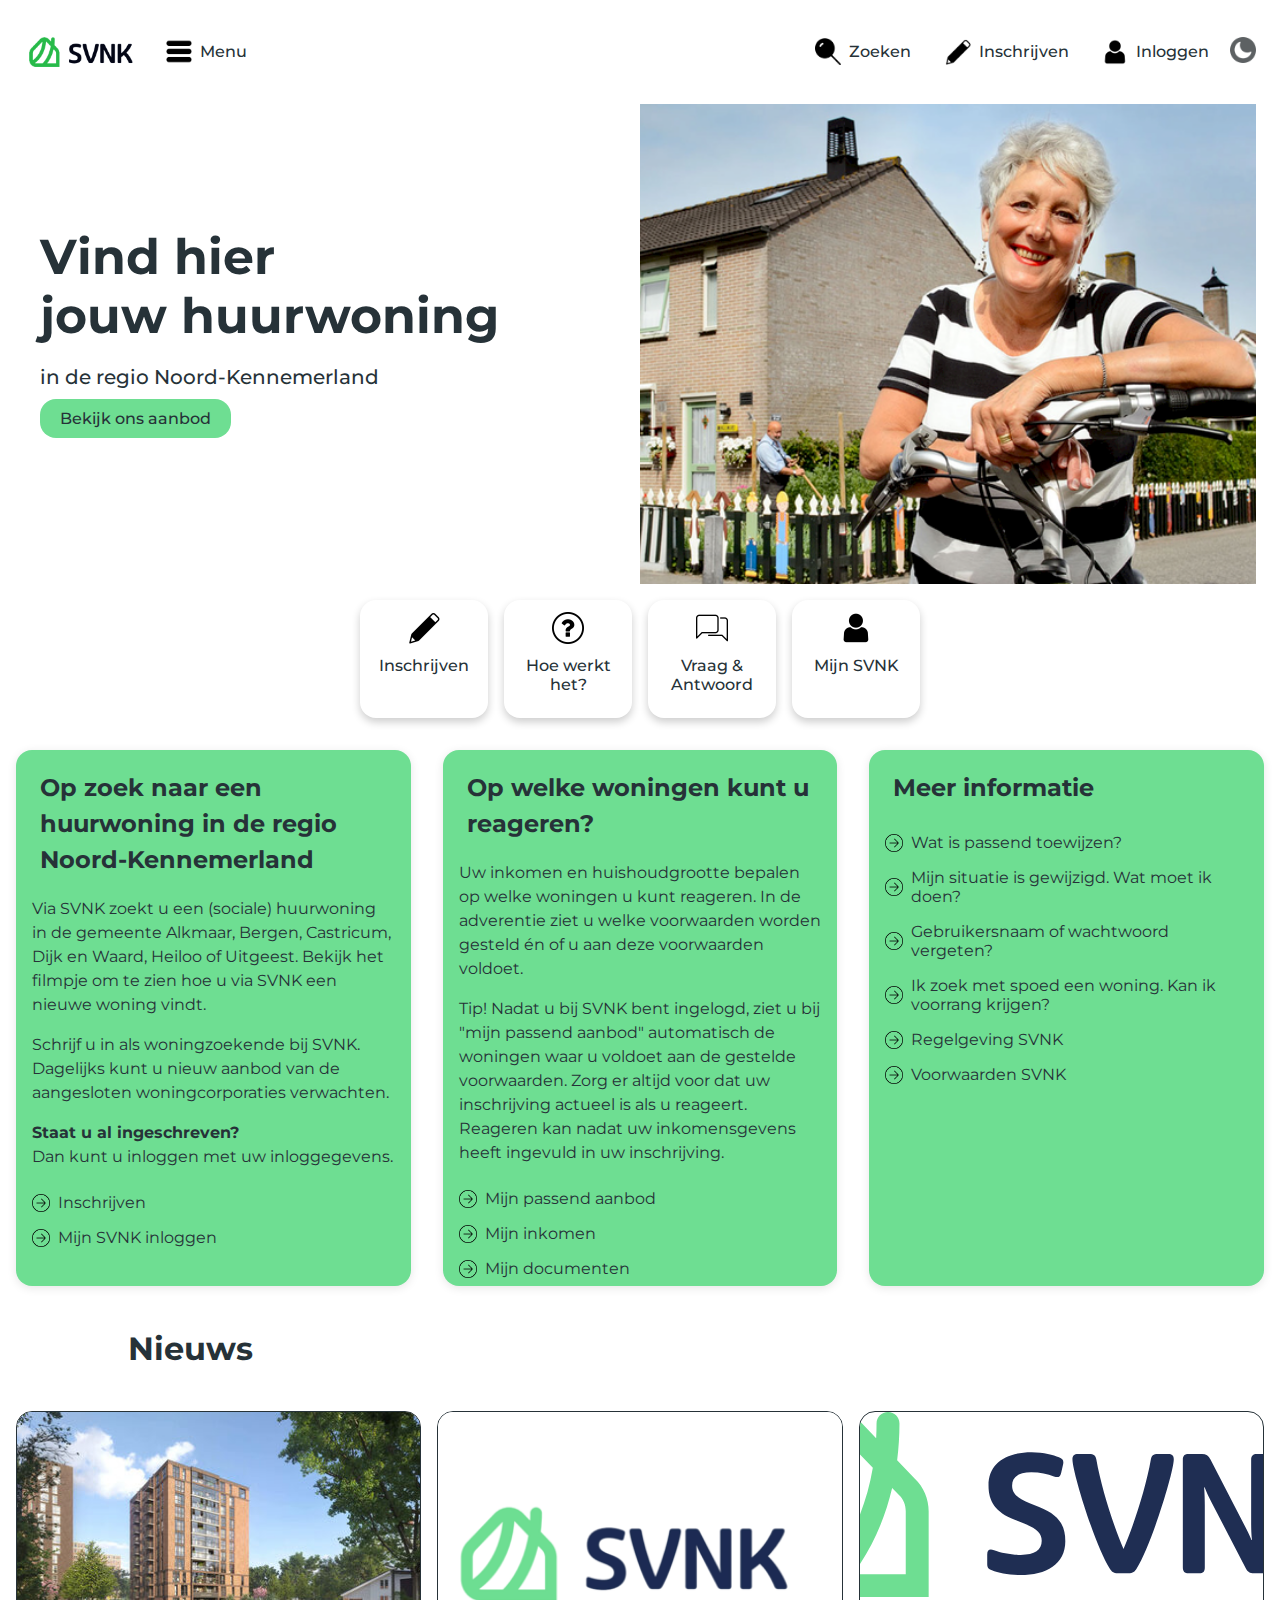
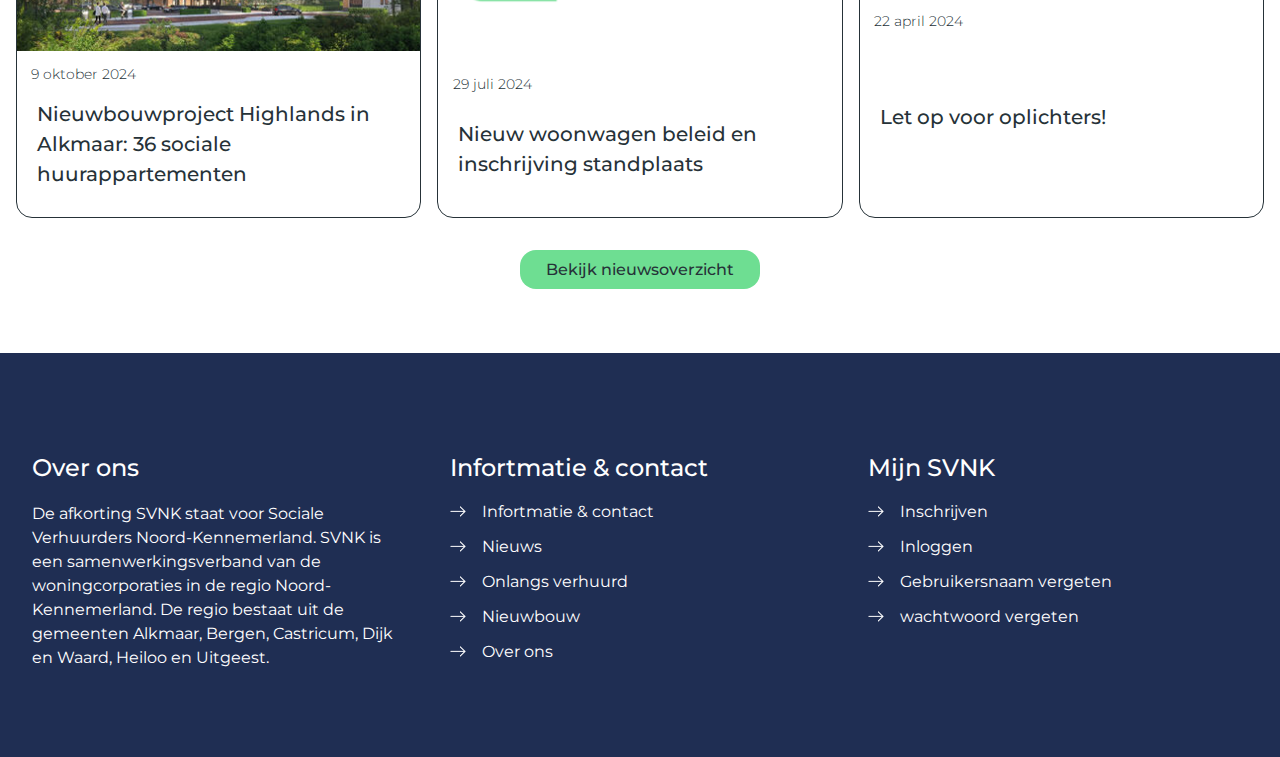
<file: index.html>
<!DOCTYPE html>
<html lang="nl">
<head>
    <meta charset="UTF-8">
    <meta name="author" content="Tess Kollof">
    <meta name="viewport" content="width=device-width, initial-scale=1.0">

    <title>Home</title>

    <link rel="stylesheet" href="styles/style.css">
    <link rel="icon" type="image/png" href="readme-images/icon16.png">
</head>

<body>
    <header>
        <nav>
            <ul>
                <li><a href="index.html"><img src="readme-images/logo_svnk.png" alt="logo van SVNK"></a></li>
                <li><a href="" id="menu-btn" ><img src="readme-images/menu-burger.png" alt="menu knop"><span>Menu</span></a></li>
                <li><a href=""><img src="readme-images/zoeken.png" alt="zoek knop"><span>Zoeken</span></a></li>
                <li><a href=""><img src="readme-images/pencil.png" alt="inschrijven knop van een potlood"><span>Inschrijven</span></a></li>
                <li><a href=""><img src="readme-images/inloggen.png" alt="inlog knop"><span>Inloggen</span></a></li>
                <li><img src="readme-images/darkmode.png" id="darkmode" alt="switch naar darkmode of lightmode"></li>
            </ul>
        </nav>

        <nav id="hamburger-menu">
            <ul>
              <li>Aanbod</li>
              <li>Vraag & Antwoord</li>
              <li>Over ons</li>
              <li>Contact</li>
            </ul>
        </nav>
    </header>   

    <main>
        <section> <!--1-->
            <div>
                <h1>Vind hier <br> jouw huurwoning</h1>
                <p>in de regio Noord-Kennemerland</p>
                <a href="aanbod.html">Bekijk ons aanbod</a>
            </div>
                <img src="readme-images/foto_home.png" alt="Foto van een vrouw die op een fiets leunt met woningen op de achtergrond">
        </section>  

        <section> <!--2-->
            <h2>navigatie knoppen</h2>
            <ol>
                <li><a href=""><img src="readme-images/pencil.png" alt="illustratie van een potlood"><span>Inschrijven</span></a></li>
                <li><a href=""><img src="readme-images/question.png" alt="illustratie van een vraagteken"><span>Hoe werkt het?</span></a></li>
                <li><a href=""><img src="readme-images/vraag.png" alt="illustratie van twee tekstwolkjes"><span>Vraag & Antwoord</span></a></li>
                <li><a href="overzicht.html"><img src="readme-images/inloggen.png" alt="illustratie van een persoon zijn hoofd en bovenlichaam"><span>Mijn SVNK</span></a></li>
            </ol>
        </section>

        <section> <!--3-->
            <h2 class="hidetext">Informatie over huurwoningen</h2> 
                <section>
                    <h2>Op zoek naar een huurwoning in de regio Noord-Kennemerland</h2>
                    <p>
                        Via SVNK zoekt u een (sociale) huurwoning in de gemeente Alkmaar, Bergen, Castricum, Dijk en Waard, Heiloo of Uitgeest. Bekijk het filmpje om te zien hoe u via SVNK een nieuwe woning vindt.
                    </p>
                    <p>
        Schrijf u in als woningzoekende bij SVNK. Dagelijks kunt u nieuw aanbod van de aangesloten woningcorporaties verwachten. 
                    </p>
                    <p>
        Staat u al ingeschreven? 
                    </p>
                    <p>
        Dan kunt u inloggen met uw inloggegevens.
                    </p>
                    <a href=""><img src="readme-images/arrow.png" alt="pijltje die naar rechts wijst">Inschrijven</a>
                    <a href=""><img src="readme-images/arrow.png" alt="pijltje die naar rechts wijst">Mijn SVNK inloggen</a>
                </section>

                <section>
                    <h2>Op welke woningen kunt u reageren?</h2>
                    <p>
                        Uw inkomen en huishoudgrootte bepalen op welke woningen u kunt reageren. In de adverentie ziet u welke voorwaarden worden gesteld én of u aan deze voorwaarden voldoet.
                    </p>
                    <p>
        Tip! Nadat u bij SVNK bent ingelogd, ziet u bij "mijn passend aanbod" automatisch de woningen waar u voldoet aan de gestelde voorwaarden. Zorg er altijd voor dat uw inschrijving actueel is als u reageert. Reageren kan nadat uw inkomensgevens heeft ingevuld in uw inschrijving.
                    </p>
                    <a href=""><img src="readme-images/arrow.png" alt="pijltje die naar rechts wijst">Mijn passend aanbod</a>
                    <a href=""><img src="readme-images/arrow.png" alt="pijltje die naar rechts wijst">Mijn inkomen</a>
                    <a href=""><img src="readme-images/arrow.png" alt="pijltje die naar rechts wijst">Mijn documenten</a>
                </section>

                <section>
                    <h2>Meer informatie</h2>
                    <a href=""><img src="readme-images/arrow.png" alt="pijltje die naar rechts wijst">Wat is passend toewijzen?</a>
                    <a href=""><img src="readme-images/arrow.png" alt="pijltje die naar rechts wijst">Mijn situatie is gewijzigd. Wat moet ik doen?</a>
                    <a href=""><img src="readme-images/arrow.png" alt="pijltje die naar rechts wijst">Gebruikersnaam of wachtwoord vergeten?</a>
                    <a href=""><img src="readme-images/arrow.png" alt="pijltje die naar rechts wijst">Ik zoek met spoed een woning. Kan ik voorrang krijgen?</a>
                    <a href=""><img src="readme-images/arrow.png" alt="pijltje die naar rechts wijst">Regelgeving SVNK</a>
                    <a href=""><img src="readme-images/arrow.png" alt="pijltje die naar rechts wijst">Voorwaarden SVNK</a>
                </section>
        </section>

        <!--4-->
        <section>
           <h2>Nieuws</h2>
                <ol>
                    <li>
                        <h2>Nieuwbouwproject Highlands in Alkmaar: 36 sociale huurappartementen</h2>
                        <p><time datetime="2024-09-10">9 oktober 2024</time></p> 
                        <div>
                            <img src="readme-images/gebouw.jpg" alt="">
                        </div>
                    </li>
                
                    <li>
                        <h2>Nieuw woonwagen beleid en inschrijving standplaats</h2>
                        <p><time datetime="2024-07-29">29 juli 2024</time></p> 
                        <div>
                            <img src="readme-images/logo_groot.png" alt="">
                        </div>
                    </li>
                
                    <li>
                        <h2>Let op voor oplichters!</h2>
                        <p><time datetime="2024-04-22">22 april 2024</time></p> 
                        <div>
                            <img src="readme-images/logo_middel.svg" alt="">
                        </div>
                    </li>
                </ol>
                
                <a href="">Bekijk nieuwsoverzicht</a>
        </section>
    </main> 

    <footer>
        <section>
            <h2>Over ons</h2>
            <p>De afkorting SVNK staat voor Sociale Verhuurders Noord-Kennemerland. SVNK is een samenwerkingsverband van de woningcorporaties in de regio Noord-Kennemerland. De regio bestaat uit de gemeenten Alkmaar, Bergen, Castricum, Dijk en Waard, Heiloo en Uitgeest.</p>
        </section>

        <section>
            <h2>Infortmatie & contact</h2>
            <a href=""><img src="readme-images/witpijl.png" alt="pijltje die naar rechts wijst">Infortmatie & contact</a>
            <a href=""><img src="readme-images/witpijl.png" alt="pijltje die naar rechts wijst">Nieuws</a>
            <a href=""><img src="readme-images/witpijl.png" alt="pijltje die naar rechts wijst">Onlangs verhuurd</a>
            <a href=""><img src="readme-images/witpijl.png" alt="pijltje die naar rechts wijst">Nieuwbouw</a>
            <a href=""><img src="readme-images/witpijl.png" alt="pijltje die naar rechts wijst">Over ons</a>
        </section>

        <section>
            <h2>Mijn SVNK</h2>
            <a href=""><img src="readme-images/witpijl.png" alt="pijltje die naar rechts wijst">Inschrijven</a>
            <a href=""><img src="readme-images/witpijl.png" alt="pijltje die naar rechts wijst">Inloggen</a>
            <a href=""><img src="readme-images/witpijl.png" alt="pijltje die naar rechts wijst">Gebruikersnaam vergeten</a>
            <a href=""><img src="readme-images/witpijl.png" alt="pijltje die naar rechts wijst">wachtwoord vergeten</a>
        </section>
    </footer>

    <script src="scripts/script.js"></script> 
</body>
</html>
</file>
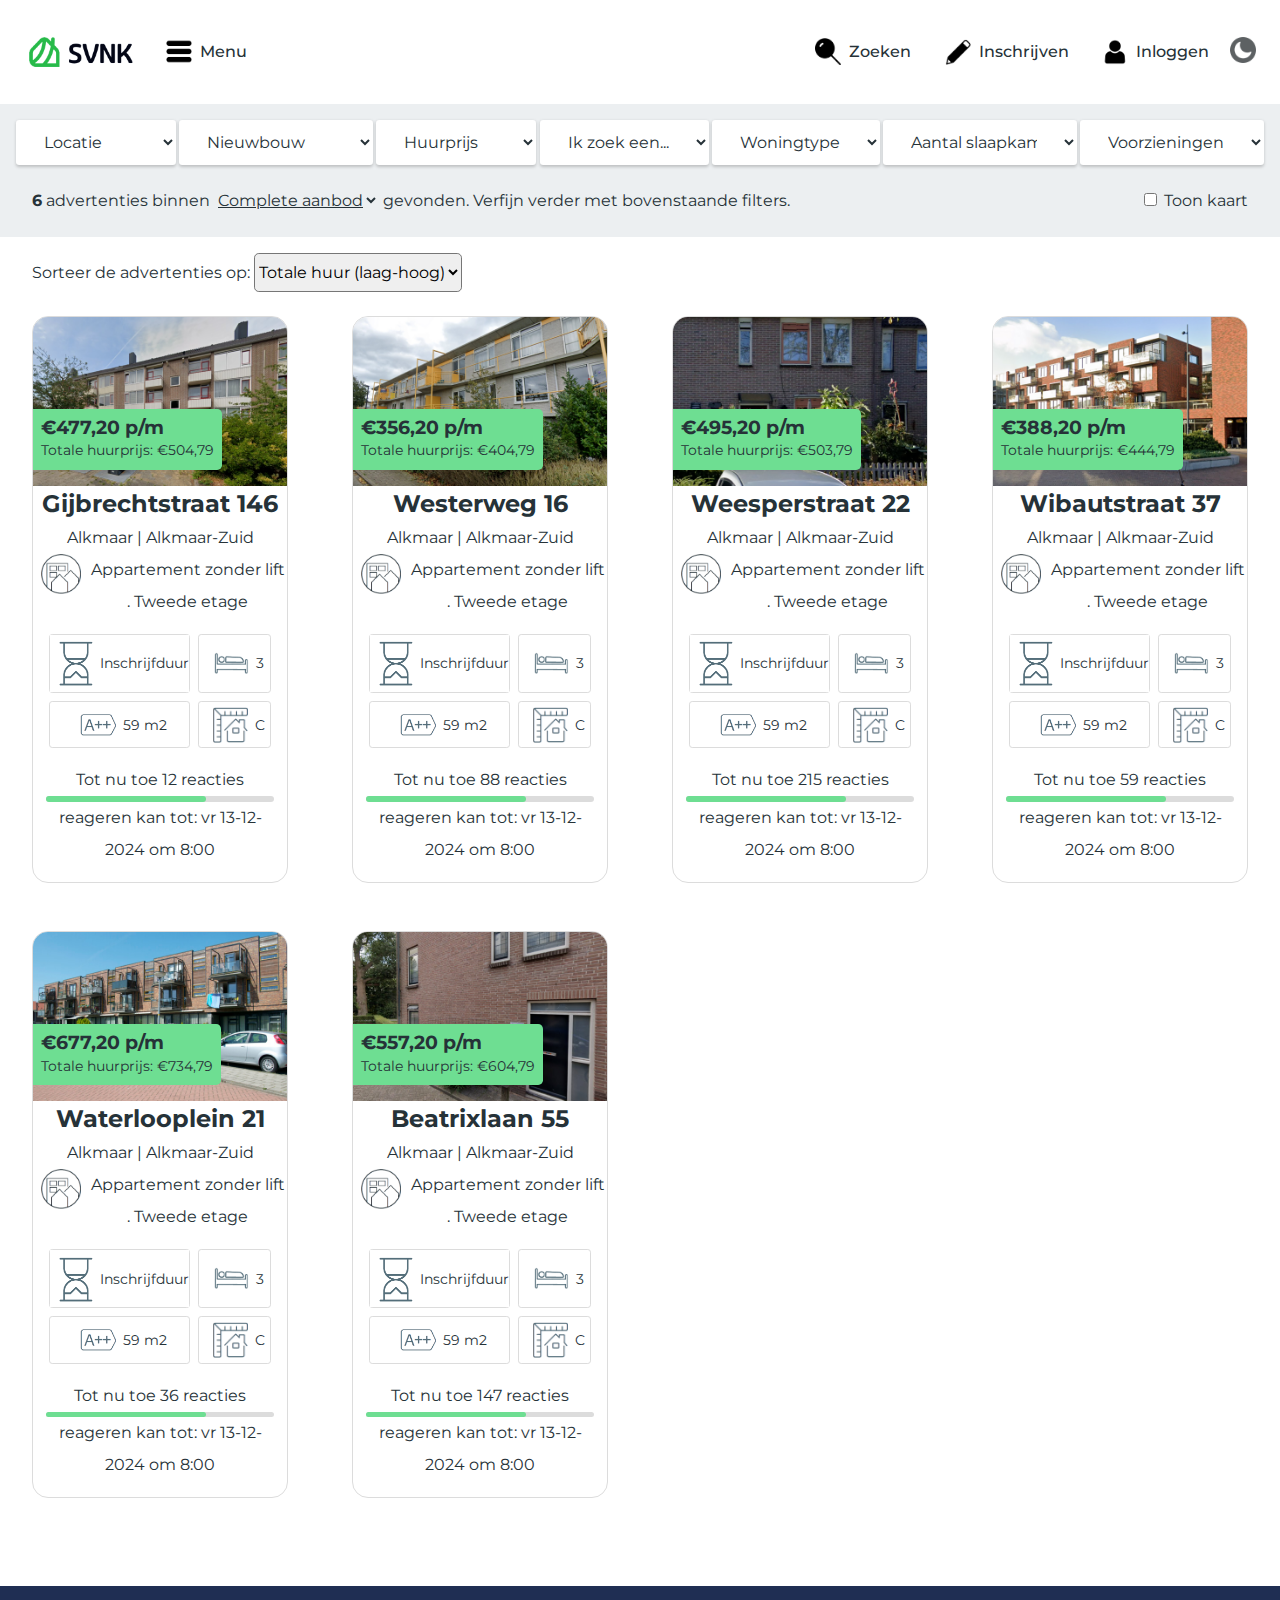
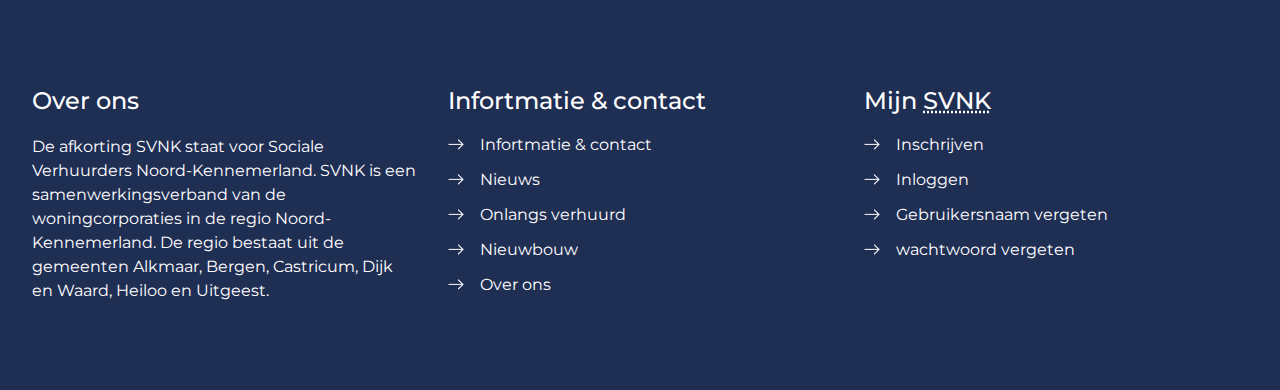
<file: aanbod.html>
<!DOCTYPE html>
<html lang="nl">
<head>
    <meta charset="UTF-8">
    <meta name="author" content="Tess Kollof">
    <meta name="viewport" content="width=device-width, initial-scale=1.0">

    <title>SVNK</title>

    <link rel="stylesheet" href="styles/aanbod.css">
    <link rel="icon" type="image/png" href="readme-images/icon16.png">
</head>

<body>
    <header>
        <nav>
            <ul>
                <li><a href="index.html"><img src="readme-images/logo_svnk.png" alt="logo van SVNK"></a></li>
                <li><a href="" id="menu-btn"><img src="readme-images/menu-burger.png" alt="menu knop"><span>Menu</span></a></li>
                <li><a href=""><img src="readme-images/zoeken.png" alt="zoek knop"><span>Zoeken</span></a></li>
                <li><a href=""><img src="readme-images/pencil.png" alt="inschrijven knop van een potlood"><span>Inschrijven</span></a></li>
                <li><a href=""><img src="readme-images/inloggen.png" alt="inlog knop"><span>Inloggen</span></a></li>
                <li><img src="readme-images/darkmode.png" id="darkmode" alt="switch naar darkmode of lightmode"></li>
            </ul>
        </nav>

        <nav id="hamburger-menu">
            <ul>
              <li>Aanbod</li>
              <li>Vraag & Antwoord</li>
              <li>Over ons</li>
              <li>Contact</li>
            </ul>
        </nav>
    </header>    

    <main>
        <section> <!--1-->
            <section> <!--deel 1-->
                <h2 class="hidetext">Filteropties huurwoningen</h2>
                <form>
                    <label for="locatie-select">
                        <span class="hidetext">Kies een locatie</span>
                        <select name="locatie" id="locatie-select">
                            <option value="">Locatie</option>
                            <option value="decoratie">Locatie</option>
                        </select>
                    </label>
            
                    <label for="nieuwbouw-select">
                        <span class="hidetext">Keuze tussen nieuwbouw en bestaande bouw</span>
                        <select name="Nieuwbouw" id="nieuwbouw-select">
                            <option value="">Nieuwbouw</option>
                            <option value="decoratie">Bestaande bouw</option>
                        </select>
                    </label>
                
                    <label for="huurprijs-select">
                        <span class="hidetext">In welke huurprijsklasse ben je op zoek?</span>
                        <select name="Huurprijs" id="huurprijs-select">
                            <option value="">Huurprijs</option>
                            <option value="decoratie">decoratie</option>
                        </select>
                    </label>

                    <label for="ikzoekeen-select">
                        <span class="hidetext">Keuze tussen een nultredenwoning of een reguliere woning</span>
                        <select name="Ik zoek een" id="ikzoekeen-select">
                            <option value="">Ik zoek een...</option>
                            <option value="decoratie">decoratie</option>
                        </select>
                    </label>
                
                    <label for="woningtype-select">
                        <span class="hidetext">In wat voor soort woning zou je willen wonen?</span>
                        <select name="woningtype" id="woningtype-select">
                            <option value="">Woningtype</option>
                            <option value="decoratie">decoratie</option>
                        </select>
                    </label>
                
                    <label for="Aantalslaapkamers-select">
                        <span class="hidetext">Hoeveel slaapkamers moet de woning hebben?</span>
                        <select name="Aantalslaapkamers" id="Aantalslaapkamers-select">
                            <option value="">Aantal slaapkamers</option>
                            <option value="decoratie">decoratie</option>
                        </select>
                    </label>

                    <label for="Voorzieningen-select">
                        <span class="hidetext">Keuze tussen voorzieningen</span>
                        <select name="Voorzieningen" id="Voorzieningen-select">
                            <option value="">Voorzieningen</option>
                            <option value="decoratie">decoratie</option>
                        </select>
                    </label>               
                </form>
            </section>

            <section> <!--deel 2-->
                <h2 class="hidetext">Keuzes tussen aanbod en keuze tussen kaart tonen</h2>
                <p>
                    <span>6</span> 
                    advertenties binnen
                    <label for="aanbod-select">
                        <span class="hidetext">Keuze tussen het complete aanbod en het passende aanbod</span>
                        <select name="aanbod" id="aanbod-select">
                            <option value="">Complete aanbod</option>
                            <option value="decoratie">Passende aanbod</option>
                        </select>
                    </label>         
                    gevonden. Verfijn verder met bovenstaande filters.
                </p>
                <form action="Toonkaart">
                    <input type="checkbox" name="Toonkaart" id="kaart">
                    <label for="kaart">Toon kaart</label>
                </form>
            </section>
        </section> 

        <section> <!--2-->
            <p>Sorteer de advertenties op:
                <label for="huur-select">
                    <span class="hidetext">Advertenties sorteren op basis van huurprijs</span>
                    <select name="huur" id="huur-select">
                        <option value="">Totale huur (laag-hoog)</option>
                        <option value="decoratie">Totale huur (hoog-laag)</option>
                    </select>
                </label>
            </p>
        </section>

        <section> <!--3-->
            <ul>
                <li>
                    <h2>Gijbrechtstraat 146</h2>
                    <p>Alkmaar | Alkmaar-Zuid</p>
                    <p><img src="readme-images/huislogo.png" alt="">Appartement zonder lift . Tweede etage</p>
                    <img src="readme-images/huis1.582f388" alt="afbeelding van het the huren appartement">
                        <div> 
                            <p><strong>€477,20 p/m</strong></p>
                            <p>Totale huurprijs: €504,79</p>
                        </div>
                    <menu>  
                        <li><button><img src="readme-images/zandloper.png"  alt="">Inschrijfduur</button></li>
                        <li><button><img src="readme-images/bed.png"  alt="">3</button></li>
                        <li><button><img src="readme-images/energie.png"  alt="">59 m2</button></li>
                        <li><button><img src="readme-images/huisgrootte.png"  alt="">C</button></li>
                    </menu> 
                        <p>Tot nu toe 12 reacties</p>
                        <label for="file"></label>
                            <progress id="file" max="100" value="70">70%</progress> 
                        <p>reageren kan tot: vr 
                            <time datetime="2024-12-13">13-12-2024</time> om 
                            <time datetime="08:00"></time> 8:00
                        </p>
                </li>

                <li>
                    <h2>Westerweg 16</h2>
                    <p>Alkmaar | Alkmaar-Zuid</p>
                    <p><img src="readme-images/huislogo.png"  alt="">Appartement zonder lift . Tweede etage</p>
                    <img src="readme-images/huis2.582f388" alt="afbeelding van het the huren appartement">
                        <div> 
                            <p><strong>€356,20 p/m</strong></p>
                            <p>Totale huurprijs: €404,79</p>
                        </div>
                    <menu>  
                        <li><button><img src="readme-images/zandloper.png"  alt="">Inschrijfduur</button></li>
                        <li><button><img src="readme-images/bed.png"  alt="">3</button></li>
                        <li><button><img src="readme-images/energie.png"  alt="">59 m2</button></li>
                        <li><button><img src="readme-images/huisgrootte.png"  alt="">C</button></li>
                    </menu> 
                        <p>Tot nu toe 88 reacties</p>
                        <label></label>
                            <progress max="100" value="70">70%</progress> 
                        <p>reageren kan tot: vr 
                            <time datetime="2024-12-13">13-12-2024</time> om 
                            <time datetime="08:00"></time> 8:00
                        </p>
                </li>

                <li>
                    <h2>Weesperstraat 22</h2>
                    <p>Alkmaar | Alkmaar-Zuid</p>
                    <p><img src="readme-images/huislogo.png"  alt="">Appartement zonder lift . Tweede etage</p>
                    <img src="readme-images/huis3.582f388" alt="afbeelding van het the huren appartement">
                        <div> 
                            <p><strong>€495,20 p/m</strong></p>
                            <p>Totale huurprijs: €503,79</p>
                        </div>
                    <menu>  
                        <li><button><img src="readme-images/zandloper.png"  alt="">Inschrijfduur</button></li>
                        <li><button><img src="readme-images/bed.png"  alt="">3</button></li>
                        <li><button><img src="readme-images/energie.png"  alt="">59 m2</button></li>
                        <li><button><img src="readme-images/huisgrootte.png"  alt="">C</button></li>
                    </menu> 
                        <p>Tot nu toe 215 reacties</p>
                        <label></label>
                            <progress max="100" value="70">70%</progress> 
                        <p>reageren kan tot: vr 
                            <time datetime="2024-12-13">13-12-2024</time> om 
                            <time datetime="08:00"></time> 8:00
                        </p>
                     <!-- source: https://developer.mozilla.org/en-US/docs/Web/HTML/Element/progress -->
                </li>

                <li>
                    <h2>Wibautstraat 37</h2>
                    <p>Alkmaar | Alkmaar-Zuid</p>
                    <p><img src="readme-images/huislogo.png"  alt="">Appartement zonder lift . Tweede etage</p>
                    <img src="readme-images/huis4.582f388" alt="afbeelding van het the huren appartement">
                        <div> 
                            <p><strong>€388,20 p/m</strong></p>
                            <p>Totale huurprijs: €444,79</p>
                        </div>
                    <menu>  
                        <li><button><img src="readme-images/zandloper.png"  alt="">Inschrijfduur</button></li>
                        <li><button><img src="readme-images/bed.png"  alt="">3</button></li>
                        <li><button><img src="readme-images/energie.png"  alt="">59 m2</button></li>
                        <li><button><img src="readme-images/huisgrootte.png"  alt="">C</button></li>
                    </menu> 
                        <p>Tot nu toe 59 reacties</p>
                        <label></label>
                            <progress max="100" value="70">70%</progress> 
                        <p>reageren kan tot: vr 
                            <time datetime="2024-12-13">13-12-2024</time> om 
                            <time datetime="08:00"></time> 8:00
                        </p>
                </li>

                <li>
                    <h2>Waterlooplein 21</h2>
                    <p>Alkmaar | Alkmaar-Zuid</p>
                    <p><img src="readme-images/huislogo.png"  alt="">Appartement zonder lift . Tweede etage</p>
                    <img src="readme-images/huis5.582f388" alt="afbeelding van het the huren appartement">
                        <div> 
                            <p><strong>€677,20 p/m</strong></p>
                            <p>Totale huurprijs: €734,79</p>
                        </div>
                    <menu>  
                        <li><button><img src="readme-images/zandloper.png"  alt="">Inschrijfduur</button></li>
                        <li><button><img src="readme-images/bed.png"  alt="">3</button></li>
                        <li><button><img src="readme-images/energie.png"  alt="">59 m2</button></li>
                        <li><button><img src="readme-images/huisgrootte.png"  alt="">C</button></li>
                    </menu> 
                        <p>Tot nu toe 36 reacties</p>
                        <label></label>
                            <progress max="100" value="70">70%</progress> 
                        <p>reageren kan tot: vr 
                            <time datetime="2024-12-13">13-12-2024</time> om 
                            <time datetime="08:00"></time> 8:00
                        </p>
                </li>

                <li>
                    <h2>Beatrixlaan 55</h2>
                    <p>Alkmaar | Alkmaar-Zuid</p>
                    <p><img src="readme-images/huislogo.png"  alt="">Appartement zonder lift . Tweede etage</p>
                    <img src="readme-images/huis6.582f388" alt="afbeelding van het the huren appartement">
                        <div> 
                            <p><strong>€557,20 p/m</strong></p>
                            <p>Totale huurprijs: €604,79</p>
                        </div>
                    <menu>  
                        <li><button><img src="readme-images/zandloper.png"  alt="">Inschrijfduur</button></li>
                        <li><button><img src="readme-images/bed.png"  alt="">3</button></li>
                        <li><button><img src="readme-images/energie.png"  alt="">59 m2</button></li>
                        <li><button><img src="readme-images/huisgrootte.png"  alt="">C</button></li>
                    </menu> 
                        <p>Tot nu toe 147 reacties</p>
                        <label></label>
                            <progress max="100" value="70">70%</progress> 
                        <p>reageren kan tot: vr 
                            <time datetime="2024-12-13">13-12-2024</time> om 
                            <time datetime="08:00"></time> 8:00
                        </p>
                </li>
            </ul>

        </section>

    </main>

    <footer>
        <section>
            <h2>Over ons</h2>
            <p>De afkorting SVNK staat voor Sociale Verhuurders Noord-Kennemerland. SVNK is een samenwerkingsverband van de woningcorporaties in de regio Noord-Kennemerland. De regio bestaat uit de gemeenten Alkmaar, Bergen, Castricum, Dijk en Waard, Heiloo en Uitgeest.</p>
        </section>

        <section>
            <h2>Infortmatie & contact</h2>
            <a href=""><img src="readme-images/witpijl.png" alt="pijltje die naar rechts wijst">Infortmatie & contact</a>
            <a href=""><img src="readme-images/witpijl.png" alt="pijltje die naar rechts wijst">Nieuws</a>
            <a href=""><img src="readme-images/witpijl.png" alt="pijltje die naar rechts wijst">Onlangs verhuurd</a>
            <a href=""><img src="readme-images/witpijl.png" alt="pijltje die naar rechts wijst">Nieuwbouw</a>
            <a href=""><img src="readme-images/witpijl.png" alt="pijltje die naar rechts wijst">Over ons</a>
        </section>

        <section>
            <h2>Mijn <abbr title=" Sociale verhuurders Noord-Kennemerland">SVNK</abbr></h2>
            <a href=""><img src="readme-images/witpijl.png" alt="pijltje die naar rechts wijst">Inschrijven</a>
            <a href=""><img src="readme-images/witpijl.png" alt="pijltje die naar rechts wijst">Inloggen</a>
            <a href=""><img src="readme-images/witpijl.png" alt="pijltje die naar rechts wijst">Gebruikersnaam vergeten</a>
            <a href=""><img src="readme-images/witpijl.png" alt="pijltje die naar rechts wijst">wachtwoord vergeten</a>
        </section>
    </footer>

<script src="scripts/script.js"></script>
</body>

</html>
</file>
<file: styles/style.css>
/**************/
/* CSS REMEDY */
/**************/
*, *::after, *::before {
  box-sizing:border-box;  
}

/*********************/
/* CUSTOM PROPERTIES */
/*********************/
:root {
	/* startje */

	--primary-color: white;
	--seconday-color: #6ede92;
	--tertiary-color: #263238;
	--quaternary-color: #ECEFF1;
	--quinary-color: #263238;
  }
  
.dark-theme{
	--primary-color: #263238;
	--seconday-color: #0d1c13;
	--tertiary-color: #ECEFF1;
	--quaternary-color: #08120c;
	--quinary-color: #6ede92;
  }

/****************/
/* JOUW STYLING */
/****************/

/* jouw code */
body {
	background-color: var(--primary-color);
	padding: 0em; 
	margin: 0em;
}
  
/***************************/
/*opmaak voor navigatiebalk*/
/***************************/
header ul {
	display: flex;
	align-items: center;
	padding: 1.5em 1em; 
	list-style-type: none;
	margin: 0;
	}

header ul li:first-child {
	margin-right: auto;
	}
	  
header ul li a span{
	display: none;
	gap: 0.5em;
	}
	  
header ul li a:hover {
	color: #6ede92;  
	}
	  
header ul li:first-child img {
	width: 100%;
  max-width: 6.5em;
	height: auto;
	transition: 0.3s;
  padding: 0;
	}
	  
header ul li:first-child img:hover {
	width: 7em; 
	}
	  
header ul li img {
	width: 1.625em; 
	cursor: pointer;
  	padding-left: 1em;
	box-sizing: content-box;
}

body.dark-theme header nav ul li:nth-of-type(2) img,
body.dark-theme header nav ul li:nth-of-type(3) img,
body.dark-theme header nav ul li:nth-of-type(4) img,
body.dark-theme header nav ul li:nth-of-type(5) img{
	filter: invert(1);
}

#darkmode {
  width: 1.625em;
  cursor: pointer;
  padding-right: 0.5em;
}

@media (width > 50em) {
	header ul{
		gap: 0.5em;
	}

  header ul li:first-child {
    margin-right: 0;
    }

	header ul li:nth-of-type(3) {
		margin-left: auto;
		}

	header ul li a span {
		display: flex;
		}

	header ul li a {
		display: flex;
		justify-content: center;
		align-items: center;
		font-family: MontMedium, Arial, Helvetica, sans-serif;
		font-weight: 600;
		font-size: 1em; 
		text-decoration: none;
		color: var(--tertiary-color);
		gap: 0.5em; 
		padding: 0.8em;
		}

  header ul li img {
    padding: 0;
  }
}

/* hamburger menu */
#hamburger-menu {
	position: absolute;
	display: none;
    background-color: var(--primary-color);
    width: 100%;
	z-index: 1000;
	margin: 0;
	padding-bottom: 100%;
}

#hamburger-menu ul {
	display: flex;
	flex-direction: column;
	align-items: start;
}

#hamburger-menu ul li {
	font-family: MontBold ,Arial, Helvetica, sans-serif;
	font-size: 1.25em;
	color: var(--quinary-color);
	line-height: 2.5em;
	color: var(--tertiary-color);
	list-style-type: none;
	cursor: pointer;
	margin: 0;
}

#hamburger-menu ul li:hover {
	color: #6ede92;
}

/* geklikt */
#hamburger-menu.active {
    display: block;
}

/******************/
/*opmaak section 1*/
/******************/
main > section:nth-of-type(1) {
	display: flex;
	justify-content: center;
	align-items: center;
	padding: 0em 1.5em 0em 1.5em;
}

main {
	color: var(--tertiary-color);
}

main div h1 {
	font-family: MontBold, Arial, Helvetica, sans-serif;
	font-weight: 600;
	color: var(--tertiary-color);
	font-size: 3.05em; 
	margin: 0em;
}
  
main div p {
	font-family: MontMedium, Arial, Helvetica, sans-serif;
	font-weight: 600;
	color: var(--tertiary-color);
	font-size: 1.25em; 
	margin: 1em 0em; 
}
  
/**********************/
/*header button opmaak*/
/**********************/
main div a {
	font-family: MontMedium, Arial, Helvetica, sans-serif;
	font-weight: 600;
	font-size: 1em; 
	text-align: center;
	text-decoration: none;
	color: var(--tertiary-color);
	background-color: var(--seconday-color);
	border: none;
	padding: 0.625em 1.25em; 
	width: 12em; 
	border-radius: 1em; 
	margin: 0.5em 0.5em 0em 0em;
	cursor: pointer;
	transition: 0.3s;
}
  
main div a:hover {
	background-color: #4c9c66;
}
  
/************/
/*img opmaak*/
/************/
main > section:nth-of-type(1) div {
	padding: 2em 1em 4em;
}
  
main > section:nth-of-type(1) > img {
	display: none;
}

@media (width > 52em) {
	main > section:nth-of-type(1) {
		display:grid;
		grid-template-columns:1fr 1fr;
	}
	main> section:nth-of-type(1) img {
		display:block;
		width:100%;
		height:clamp(16em, 50vw, 30em);
		object-fit:cover;
		object-position: right;
	}
}

/******************/
/*section 2 opmaak*/
/******************/
main > section:nth-of-type(2) h2 {
	clip: rect(0 0 0 0);
  	clip-path: inset(50%);
  	height: 1px;
  	overflow: hidden;
  	position: absolute;
  	white-space: nowrap;
  	width: 1px;
} 
  /* bron: https://www.a11yproject.com/posts/how-to-hide-content/ */

main > section:nth-of-type(2) ol {
	display: flex;
	flex-wrap: wrap;
	justify-content: center;
	list-style: none;
	background-color: var(--primary-color);
	gap: 1em;
	padding: 0;
}

main > section:nth-of-type(2) ol li {
	width: 8em;
	padding: 0.75em;
	text-align: center;
	border-radius: 1em;
	background-color:var(--primary-color);
	box-shadow: 0em 0.25em 0.5em rgba(0, 0, 0, 0.2);
}
  
main > section:nth-of-type(2) ol li a{
	display: flex;
	flex-direction: column;
	justify-content: center;
	align-items: center;
	text-decoration: none;
	color: var(--tertiary-color);
	font-family: MontMedium, Arial, Helvetica, sans-serif;
	font-weight: 600;
	font-size: 1em;
}
  
main > section:nth-of-type(2) ol li img {
	height: 2em;
	width: 2em;
	display: inline-block;
	position: relative;
	transition: transform 0.4s ease;
}
  
main > section:nth-of-type(2) ol li img:hover {
	transform: translateY(-0.4em);
}
  
main > section:nth-of-type(2) span {
	padding: 0.75em 0;
}

body.dark-theme main > section:nth-of-type(2) ol li img {
	filter: invert(1);
  }
  
/********************/
/* section 3 opmaak */
/********************/
.hidetext {
    clip: rect(0 0 0 0);
    clip-path: inset(50%);
    height: 1px;
    overflow: hidden;
    position: absolute;
    white-space: nowrap;
    width: 1px;
}

main > section:nth-of-type(3) {
    display: grid; 
    grid-template-columns: repeat(auto-fit, minmax(17em, auto)); 
    justify-content: center;
    gap: 2em; 
	padding: 1em;
}

main > section:nth-of-type(3) > section {
    display: flex;
    flex-direction: column; 
    align-items: flex-start; 
    background-color: var(--seconday-color);
	border-radius: 1em;
    box-shadow: 0 0.125em 0.625em rgba(0, 0, 0, 0.1);
}

main > section:nth-of-type(3) h2 {
    font-family: MontBold, Arial, Helvetica, sans-serif;
    font-size: 1.5em;
	color: var(--tertiary-color);
    font-weight: 600;
    line-height: 1.5em;
	padding: 0 1em;
}

main > section:nth-of-type(3) > section > p:nth-of-type(3) {
    font-family: MontBold, Arial, Helvetica, sans-serif;
    font-size: 1em;
	color: var(--tertiary-color);
    margin: 0;
	padding: 0 1em;
}

main > section:nth-of-type(3) p {
    font-family: MontNormal, Arial, Helvetica, sans-serif;
    font-size: 1em;
	color: var(--tertiary-color);
    line-height: 1.5em;
    margin: 0 0 1em; 
	padding: 0 1em;
}

main > section:nth-of-type(3) a {
    display: flex;
    justify-content: center;
    align-items: center;
    gap: 0.5em;
    text-decoration: none;
    font-family: MontNormal, Arial, Helvetica, sans-serif;
    font-size: 1em;
    color: var(--tertiary-color);
    padding: 0.5em 1em; 
}

main > section:nth-of-type(3) a:hover {
    text-decoration: underline;
}

main > section:nth-of-type(3) section img {
    width: 1.125em; 
    height: 1.125em; 
}

body.dark-theme main > section:nth-of-type(3) section img{
	filter: invert(1);
  }

/********************/
/* section 4 opmaak */
/********************/

main > section:nth-of-type(4) h2 {
	font-family: MontBold, Arial, Helvetica, sans-serif;
	font-size: 2em;
	color: var(--tertiary-color);
	padding-left: 1em;
}

main > section:nth-of-type(4) ol {
	display: grid;
	grid-template-columns: repeat(auto-fit, minmax(15em, auto));
    gap: 1em;
    width: 100%;
    padding: 1em;
}

main > section:nth-of-type(4) ol li {
	display: grid;
    border-radius: 1em;
    overflow: hidden;
    width: 100%;
    cursor: pointer;
    border-style: solid;
    border-width: .01em;
    border-color: var(--quinary-color);
}

main > section:nth-of-type(4) ol li h2 {
    grid-row-start: 3;
    font-family: MontMedium, Arial, Helvetica, sans-serif;
    font-size: 1.25em;
    color: var(--tertiary-color);
    line-height: 1.5em;
    padding: 0 1em 1em 1em;
    margin: 0;
  }

main > section:nth-of-type(4) ol li p {
    font-family: MontLight, Arial, Helvetica, sans-serif;
    font-size: 0.9em;
    color: var(--tertiary-color);
    padding: 1em 1em 0.5em 1em;
    margin: 0;
  }

main > section:nth-of-type(4) ol li div {
	grid-row-start: 1;

    overflow: hidden;
  }

main > section:nth-of-type(4) ol li div img {
    width: 100%;
    height: 100%;
    object-fit: cover;

    transition: .3s;
  }

main > section:nth-of-type(4) ol li div img:hover {
    scale: 1.1;
  } 
  
main > section:nth-of-type(4) a {
	display: flex;
	flex-direction: column; /* Stack children vertically */
	align-items: center;
	font-family: MontMedium, Arial, Helvetica, sans-serif;
	font-weight: 600;
	font-size: 1em; 
	text-align: center;
	text-decoration: none;
	color: var(--tertiary-color);
	background-color: var(--seconday-color);
	border: none;
	padding: 0.625em 1.25em; 
	width: 15em; 
	border-radius: 1em; 
	cursor: pointer;
	transition: 0.3s;
	margin: 0 auto;
}
	  
main > section:nth-of-type(4) a:hover {
	background-color: #4c9c66;
}

@media (width > 37.5em) {
	main > section:nth-of-type(4) h2{
		padding-left: 4em;
	}
}

/*****************/
/* opmaak footer */
/*****************/
footer {
	display: flex;
	justify-content: space-between;
 	flex-direction: column;
	align-items: baseline;
	background-color: #1f2e53;
	color: white;
	padding: 4em 1em;
	margin-top: 4em;
  }

  footer section {
	display: flex;
	align-items: flex-start;
	flex-direction: column;
	width: auto;
	padding: 1em;
  }

  footer p {
	font-family: MontNormal, Arial, Helvetica, sans-serif;
	color: white;
	line-height: 1.5em;
	margin: 0;
  }

  footer h2 {
	font-family: MontMedium, Arial, Helvetica, sans-serif;
	color: white;
  }

  footer a {
	display: flex;
	justify-content: center;
	align-items: center;
  }

  footer a img {
	width: 1em;
	height: auto;
  }

  footer section a{
	display: flex;
    justify-content: center;
    gap: 1em;
    text-decoration: none;
    font-family: MontNormal, Arial, Helvetica, sans-serif;
    font-size: 1em;
    color: white;
    padding-bottom: 1em;
  }

  footer a:hover {
	text-decoration: underline;
  }

@media (width > 52em) {
    footer {
      flex-direction: row;
      align-items: baseline;
    }
    footer section {
      width: 33%;
    }
  }

  /* bron: Sanne */

  /*******/
  /*fonts*/
  /*******/
@font-face {
	font-family: MontNormal;
	font-weight: normal;
	src: url('../fonts/Montserrat-Regular.ttf');
}
  
@font-face {
	font-family: MontMedium;
	font-weight: 600;
	src: url('../fonts/Montserrat-Medium.ttf');
}
  
@font-face {
	font-family: MontBold;
	font-weight: bold;
	src: url('../fonts/Montserrat-Bold.ttf');
}

@font-face {
	font-family: MontLight;
	font-weight: normal;
	src: url('../fonts/Montserrat-Light.ttf');
}
</file>
<file: styles/aanbod.css>
:root {
  --primary-color: white;
  --seconday-color: #6ede92;
  --tertiary-color: #263238;
  --quaternary-color: #ECEFF1;
  --quinary-color: #DCDCDC;
}

.dark-theme{
  --primary-color: #263238;
  --seconday-color: #0d1c13;
  --tertiary-color: #ECEFF1;
  --quaternary-color: #08120c;
  --quinary-color: #08120c;
}

body {
  background-color: var(--primary-color);
	padding: 0em; 
	margin: 0em;
}

/*opmaak voor navigatiebalk*/
header ul {
	display: flex;
	align-items: center;
	padding: 1.5em 1em; 
	list-style-type: none;
	margin: 0;
	}

header ul li:first-child {
	margin-right: auto;
	}
	  
header ul li a span{
	display: none;
	gap: 0.5em;
	}
	  
header ul li a:hover {
	color: #6ede92;  
	}
	  
header ul li:first-child img {
	width: 100%;
  max-width: 6.5em;
	height: auto;
	transition: 0.3s;
  padding: 0;
	}
	  
header ul li:first-child img:hover {
	width: 7em; 
	}
	  
header ul li img {
	width: 1.625em; 
	cursor: pointer;
  	padding-left: 1em;
	box-sizing: content-box;
}

body.dark-theme header nav ul li:nth-of-type(2) img,
body.dark-theme header nav ul li:nth-of-type(3) img,
body.dark-theme header nav ul li:nth-of-type(4) img,
body.dark-theme header nav ul li:nth-of-type(5) img{
  filter: invert(1);
}

#darkmode {
  width: 1.625em;
  cursor: pointer;
  padding-right: 0.5em;
}

@media (width > 50em) {
	header ul{
		gap: 0.5em;
	}

  header ul li:first-child {
    margin-right: 0;
    }

	header ul li:nth-of-type(3) {
		margin-left: auto;
		}

	header ul li a span {
		display: flex;
		}

	header ul li a {
		display: flex;
		justify-content: center;
		align-items: center;
		font-family: MontMedium, Arial, Helvetica, sans-serif;
		font-weight: 600;
		font-size: 1em; 
		text-decoration: none;
		color: var(--tertiary-color);
		gap: 0.5em; 
		padding: 0.8em;
		}

  header ul li img {
    padding: 0;
  }
}

/* hamburger menu */
#hamburger-menu {
	position: absolute;
	display: none;
    background-color: var(--primary-color);
    width: 100%;
	z-index: 1000;
	margin: 0;
	padding-bottom: 100%;
}

#hamburger-menu ul {
	display: flex;
	flex-direction: column;
	align-items: baseline;
}

#hamburger-menu ul li {
	font-family: MontBold ,Arial, Helvetica, sans-serif;
	font-size: 1.25em;
	color: var(--quinary-color);
	line-height: 2.5em;
	color: var(--tertiary-color);
	list-style-type: none;
	cursor: pointer;
	margin: 0;
}

#hamburger-menu ul li:hover {
	color: #6ede92;
}

/* geklikt */
#hamburger-menu.active {
    display: block;
}

/****************/
/*Opmaak section 1*/
/****************/
.hidetext {
  clip: rect(0 0 0 0);
  clip-path: inset(50%);
  height: 1px;
  overflow: hidden;
  position: absolute;
  white-space: nowrap;
  width: 1px;
}

main > section:nth-of-type(1)  {
  background-color: var(--quaternary-color);
}

main > section:nth-of-type(1) section:nth-of-type(1) {
  padding: 1em 1em 0em;
}

main > section:nth-of-type(1) section:nth-of-type(1) form {
  display: grid;
  grid-template-columns: repeat(auto-fit, minmax(10em, auto));
  gap: 0.2em;
  justify-content: start;
}

main > section:nth-of-type(1) section:nth-of-type(1) form label select{
  font-family: MontNormal, Arial, Helvetica, sans-serif;
  font-size: 1em;
  color: var(--tertiary-color);
  border: none;
  border-radius: 0.2em;
  background-color: var(--primary-color);
  box-shadow: 0em 0.1em 0.2em rgba(0, 0, 0, 0.2);
  padding: 0.75em 1.5em;
  width: 100%;
  box-sizing: border-box;
  cursor: pointer;
}

main > section:nth-of-type(1) section:nth-of-type(1) form label select option {
  font-family: MontNormal, Arial, Helvetica, sans-serif;
  font-size: 1em;
  color: var(--tertiary-color);
}

/*******opmaak deel 2 section 1*******/
main > section:nth-of-type(1) section:nth-of-type(2){
  background-color: var(--quaternary-color);
  display: grid;
  padding: 0 2em;
}

main > section:nth-of-type(1) section:nth-of-type(2) p {
  font-family: MontNormal, Arial, Helvetica, sans-serif;
  font-size: 1em;
  color: var(--tertiary-color);
  line-height: 1.5em;
  margin: 0;
}

main > section:nth-of-type(1) section:nth-of-type(2) p:nth-of-type(1) {
  margin: 1.5em 0 0;
}

main > section:nth-of-type(1) section:nth-of-type(2) p:nth-of-type(1) span {
  font-family: MontBold, Arial, Helvetica, sans-serif;
  font-size: 1em;
  color: var(--tertiary-color);
} 

main > section:nth-of-type(1) section:nth-of-type(2) p:nth-of-type(1) label select{
  font-family: MontNormal, Arial, Helvetica, sans-serif;
  font-size: 1em;
  color: var(--tertiary-color);
  line-height: 1.5em;
  text-decoration: underline;
  border: none;
  background-color: transparent;
  cursor: pointer;
}

main > section:nth-of-type(1) section:nth-of-type(2) form{
  font-family: MontNormal, Arial, Helvetica, sans-serif;
  font-size: 1em;
  color: var(--tertiary-color);
  line-height: 1.5em;
  text-align: right;
  grid-column-start: 1;
  margin: 1.5em 0;
}

main > section:nth-of-type(1) section:nth-of-type(2) form input[type="checkbox"] {
  cursor: pointer;
}

@media (width > 69em) {
  main > section:nth-of-type(1) section:nth-of-type(2) form{
    grid-column-start: 2;
    text-align: right;
  }
}
/********************/
/* opmaak section 2 */
/********************/
main > section:nth-of-type(2) p {
  font-family: MontNormal, Arial, Helvetica, sans-serif;
  font-size: 1em;
  color: var(--tertiary-color);
  padding: 1em 2em 0;
  margin: 0;
}

main > section:nth-of-type(2) p label select {
  font-family: MontNormal, Arial, Helvetica, sans-serif;
  font-size: 1em;
  padding: 0.5em 0 0.5em 0;
  border-width: 0.1em;
  border-radius: 0.3em;
}

/********************/
/* opmaak section 3 */
/********************/
main > section:nth-of-type(3) ul {
  display: grid;
  /*grid-template-columns: repeat(1, 1fr);*/
  grid-template-columns: repeat(auto-fill, minmax(min(20em, 100%), 1fr));
  padding: 0;
  margin: 0;
}  

main > section:nth-of-type(3) ul > li {
	display: grid;
  justify-items: center;
  border-radius: 1em;
  overflow: hidden;
  cursor: pointer;
  position: relative;
  border: 0.01em solid;
  border-color: var(--quinary-color);
  box-sizing: border-box;
  margin: 1.5em 2em;
}

main > section:nth-of-type(3) ul > li:hover {
  box-shadow: 0em 0.25em 0.5em rgba(0, 0, 0, 0.2);
}

main > section:nth-of-type(3) ul > li img {
  grid-row-start: 1;
  width: 100%;
  height: 100%;
  object-fit: cover;
  grid-area: 1/1;
  z-index: 0;
}

body.dark-theme main > section:nth-of-type(3) ul > li img:nth-child(1){
  filter: invert(1);
}

main > section:nth-of-type(3) ul > li h2 {
  grid-row-start: 2;
  justify-items: center;
  align-items: center;
  font-family: MontBold, Arial, Helvetica, sans-serif;
  font-size: 1.5em;
  color: var(--tertiary-color);
  line-height: 1.5em;
  margin: 0;
}

main > section:nth-of-type(3) ul > li p {
  font-family: MontNormal, Arial, Helvetica, sans-serif;
  font-size: 1em;
  color: var(--tertiary-color);
  line-height: 2em;
  padding: 0em 1em;
  text-align: center;
  margin: 0;
}

main > section:nth-of-type(3) ul > li p img{
  width: 2.5em;
  height: 2.5em;
  padding: 0 0.5em 0 0.5em;
}

main > section:nth-of-type(3) ul > li > p:nth-of-type(2) {
  display: flex;
  justify-content: center;
  text-align: center;
  width: 100%;
}

main > section:nth-of-type(3) ul > li > p:nth-of-type(4) {
  padding-bottom: 1em;
}

/*overlay img text*/
main > section:nth-of-type(3) ul > li > div:first-of-type {
  background-color: var(--seconday-color);
  border-radius: 0em 0.3em 0.3em 0em;
  grid-area: 1/1;
  justify-self: start; 
  align-self: end; 
  width: auto;
  height: auto;
  z-index: 1;
  box-sizing: border-box;
  margin-bottom: 1em;
  padding: 0.5em;
}

main > section:nth-of-type(3) ul > li > div:first-of-type p strong {
  font-family: MontBold, Arial, Helvetica, sans-serif;
  font-size: 1.3em;
  color: var(--tertiary-color);
  margin: 0;
}

main > section:nth-of-type(3) ul > li > div:first-of-type p {
  font-family: MontNormal, Arial, Helvetica, sans-serif;
  font-size: 0.9em;
  color: var(--tertiary-color);
  line-height: 1.5em;
  text-align: left;
  padding: 0;
}

/*opmaak buttons*/
main > section:nth-of-type(3) ul > li > menu {
  display: grid;
  grid-template-columns: 1fr 1fr;
  gap: 0.5em;
  width: 100%;
  padding: 1em;
  margin: 0;
  box-sizing: border-box;
}

main > section:nth-of-type(3) ul > li > menu li {
  display: flex;
  justify-content: center;
  list-style-type: none;
  border: 0.01em solid;
  border-color: var(--quinary-color);
  border-radius: 0.2em;
}

main > section:nth-of-type(3) ul > li > menu li button {
  display: flex;
  align-items: center;
  background-color: var(--primary-color);
  border: none;
  font-family: MontNormal, Arial, Helvetica, sans-serif;
  font-size: 0.9em;
  color: var(--tertiary-color);
  padding: 0.3em 0em;
  cursor: pointer;
}

main > section:nth-of-type(3) ul > li > menu li button img {
  width: 2.5em;
  padding: 0em 0.5em;
  height: auto;
  object-fit: cover; 
}

body.dark-theme main > section:nth-of-type(3) ul > li > menu > li > img{
  filter: invert(1);
}

main > section:nth-of-type(3) ul > li > div:nth-of-type(2) {
  display: flex;
  flex-direction: column;
  align-items: center;
  width: 100%;
  padding: 1em;
  box-sizing: border-box;
  text-align: center;
}

/* main > section:nth-of-type(3) ul > li > div:nth-of-type(2) p:nth-of-type(1) {
  margin-bottom: 1em;
} */

progress {
  height: 0.35em;
  width: 90%; 
  border-radius: 20em;
}

progress::-webkit-progress-bar {background-color: #DCDCDC; width: 100%;
                                border-radius: 20em;}
progress::-webkit-progress-value {background-color: #6ede92 ;
                                  border-radius: 20em;}
/* source: https://stackoverflow.com/questions/18368202/how-can-i-set-the-color-for-the-progress-element */

/* .container { 
  background-color: #DCDCDC; 
  height: 0.35em;
  width: 90%; 
  border-radius: 1em; 
} 

.skill { 
  background-color: var(--seconday-color); 
  color: var(--primary-color); 
  height: 0.35em;
  border-radius: 1em; 
} 

.html { 
  width: 80%; 
} */
/*source: https://www.geeksforgeeks.org/how-to-create-a-progress-bar-using-html-and-css/*/

/* @media (width > 47em) {
	main > section:nth-of-type(3) ul {
		grid-template-columns: repeat(2, 1fr);
	  } 
}

@media (width > 68em) {
	main > section:nth-of-type(3) ul {
		grid-template-columns: repeat(3, 1fr);
	  } 
}

@media (width > 90em) {
	main > section:nth-of-type(3) ul {
		grid-template-columns: repeat(4, 1fr);
	  } 
}

@media (width > 100em) {
	main > section:nth-of-type(3) ul {
		grid-template-columns: repeat(auto-fill, minmax(40em, 1fr));
	  } 
} */


/*****************/
/* opmaak footer */
/*****************/
footer {
	display: flex;
	justify-content: space-between;
  flex-direction: column;
	align-items: baseline;
	background-color: #1f2e53;
	color: white;
	padding: 4em 1em;
	margin-top: 4em;
  }

  footer section {
	display: flex;
	align-items: flex-start;
	flex-direction: column;
	width: auto;
	padding: 1em;
  }

  footer p {
	font-family: MontNormal, Arial, Helvetica, sans-serif;
	line-height: 1.5em;
	margin: 0;
  }

  footer h2 {
	font-family: MontMedium, Arial, Helvetica, sans-serif;
  }

  footer a {
	display: flex;
	justify-content: center;
	align-items: center;
  }

  footer a img {
	width: 1em;
	height: auto;
  }

  footer section a{
	display: flex;
    justify-content: center;
    gap: 1em;
    text-decoration: none;
    font-family: MontNormal, Arial, Helvetica, sans-serif;
    font-size: 1em;
    color: white;
    padding-bottom: 1em;
  }

  footer a:hover {
	text-decoration: underline;
  }

@media (width > 52em) {
    footer {
      flex-direction: row;
      align-items: baseline;
    }
    footer section {
      width: 33%;
    }
  }
  
  /*******/
  /*fonts*/
  /*******/
@font-face {
  font-family: MontNormal;
  font-weight: normal;
  src: url('../fonts/Montserrat-Regular.ttf');
}
    
@font-face {
  font-family: MontMedium;
  font-weight: 600;
  src: url('../fonts/Montserrat-Medium.ttf');
}
    
@font-face {
  font-family: MontBold;
  font-weight: bold;
  src: url('../fonts/Montserrat-Bold.ttf');
}
  
@font-face {
  font-family: MontLight;
  font-weight: normal;
  src: url('../fonts/Montserrat-Light.ttf');
}
</file>
